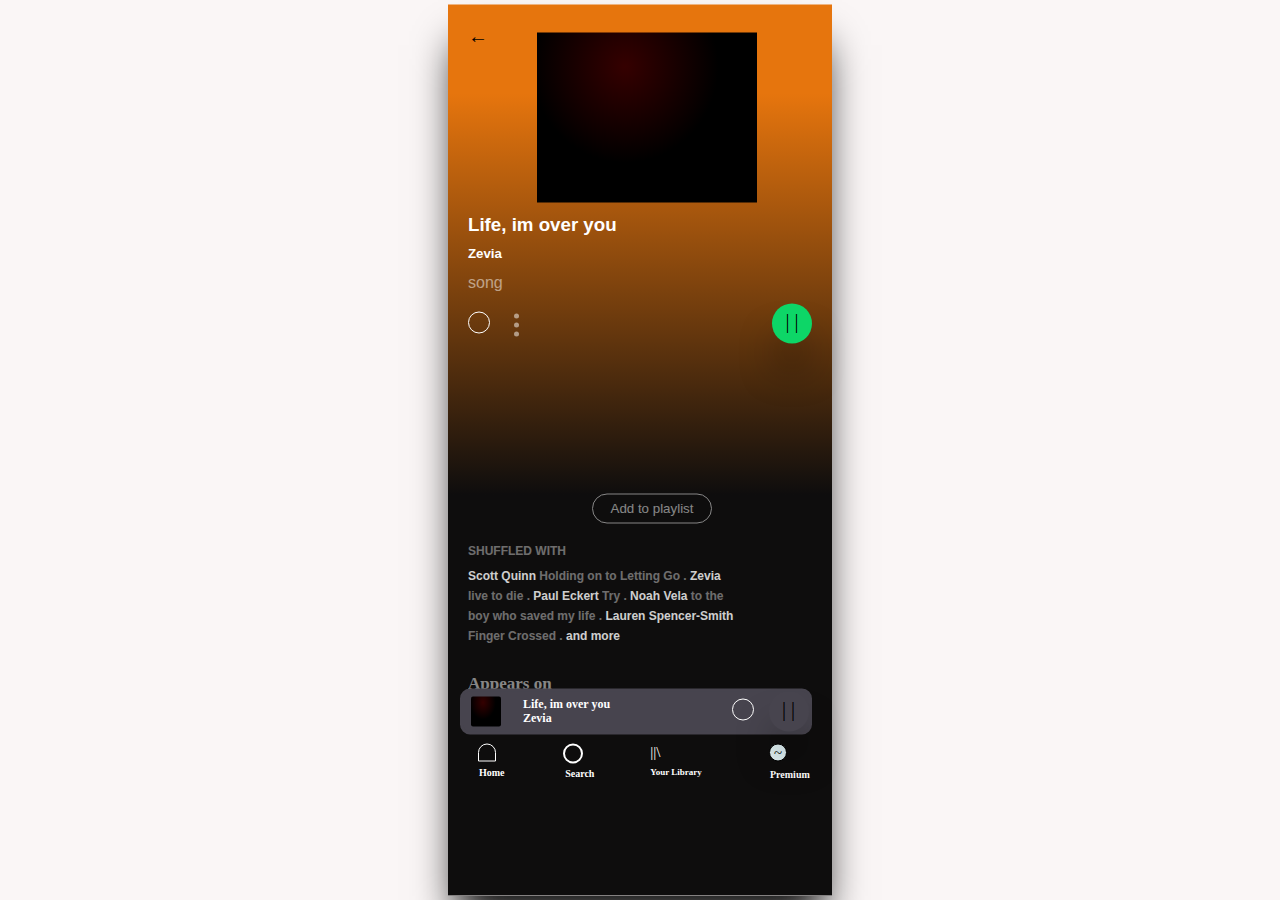
<file: index.html>
<!DOCTYPE html>
<html lang="en">
<head>
    <meta charset="UTF-8">
    <meta http-equiv="X-UA-Compatible" content="IE=edge">
    <meta name="viewport" content="width=device-width, initial-scale=1.0">
    <title>Document</title>
    <link rel="stylesheet" href="index.css">
</head>
<body>
    <div class="container">
   <header>
       <i>&leftarrow;</i>
  <div class="image"></div>

  <div class="img-txt">
  <h3>Life, im over you</h3>
  <h5>Zevia</h5>
  <p>song</p>
  </div>

  <div class="img-font">
<nav></nav>
<ul>
    <li></li>
    <li></li>
    <li></li>
</ul></div>
<nav class="pause">| |</nav>
  
   </header>
   <div class="playlist"><button>Add to playlist</button>

    <div class="playlist-txt">
    <h4><strong> SHUFFLED WITH</strong></h4>
    <h6>  Scott Quinn <strong> Holding on to Letting Go . </strong> Zevia <br> <strong>  live to die . </strong> Paul Eckert <strong>  Try  . </strong>Noah Vela <strong> to the <br> boy who saved my life . </strong>Lauren Spencer-Smith <br> <strong>Finger Crossed . </strong>and more</h6>
    </div>

    <h2><strong>Appears on</strong></h2>
   </div>

   <div class="playing-song">
   <div class="song image" ></div>
   <h4 style="margin-top: -30px; 
   font-size:12px;
   margin-left: 60px;">Life, im over you</h4>
   <h6 style="margin-top: -16px; margin-left: 60px;">Zevia</h6> 
   <div class="song-font" style="float: right;">
       
    <nav style="margin-top: -55px; margin-right: 55px;"></nav><nav class="pause" style="margin-top: -29px; background: transparent;">| |</nav>

   </div>
</div>
   <footer>
      <span class="home"><h1>Home</h1></span>
      <span class="search"><h1>Search</h1></span>

      <span class="library">||\<h1>Your Library</h1></span>
      <span class="premium">~<h1>Premium</h1></span>
   </footer>
   </div>

</body>
</html>
</file>
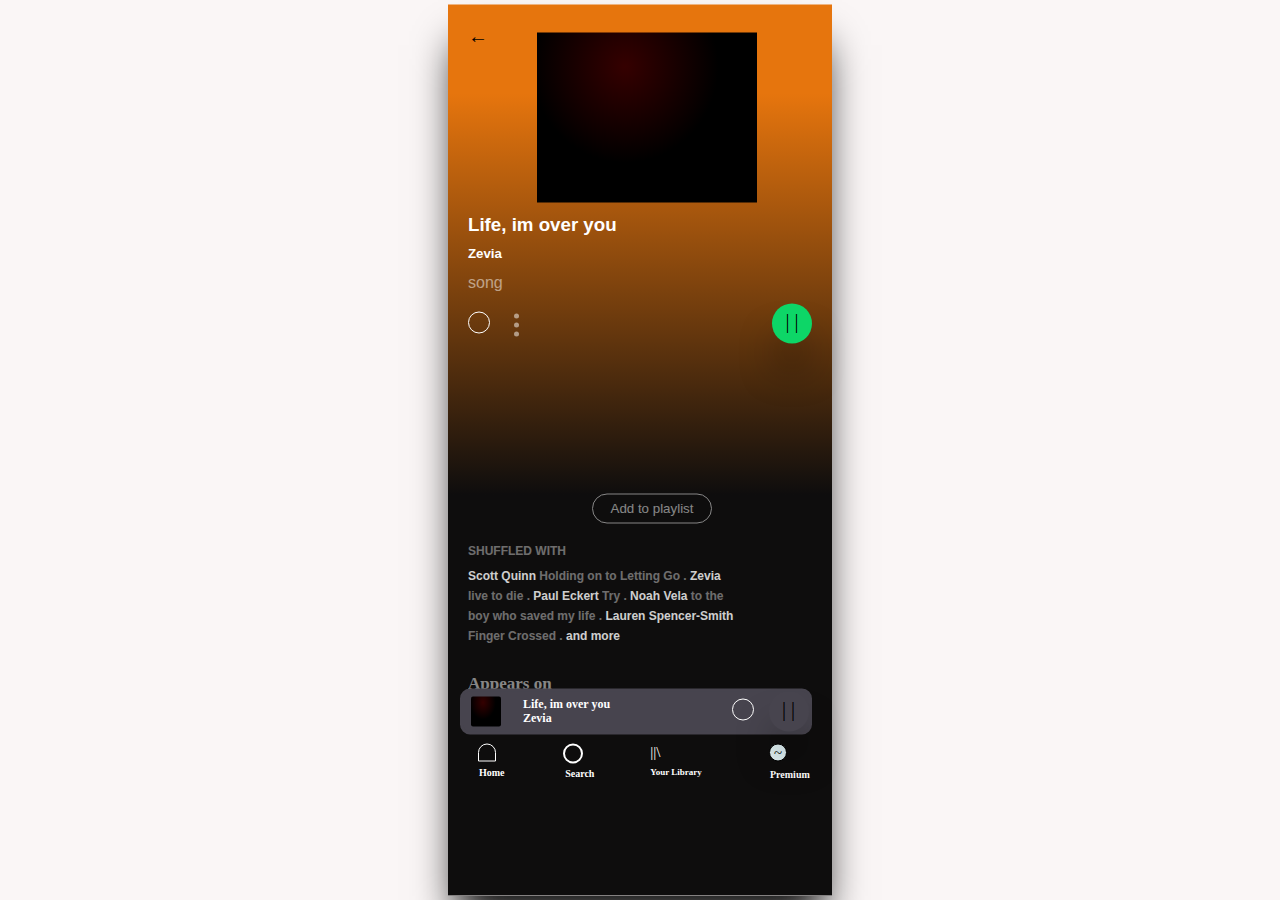
<file: test.html>
<!DOCTYPE html>
<html lang="en">
<head>
    <meta charset="UTF-8">
    <meta http-equiv="X-UA-Compatible" content="IE=edge">
    <meta name="viewport" content="width=device-width, initial-scale=1.0">
    <title>Document</title>
    <link rel="stylesheet" href="test.css">
</head>
<body>
    <div class="container">
   <header>
       <i>&leftarrow;</i>
  <div class="image"></div>

  <div class="img-txt">
  <h3>Life, im over you</h3>
  <h5>Zevia</h5>
  <p>song</p>
  </div>

  <div class="img-font">
<nav></nav>
<ul>
    <li></li>
    <li></li>
    <li></li>
</ul></div>
<nav class="pause">| |</nav>
  
   </header>
   <div class="playlist"><button>Add to playlist</button>

    <div class="playlist-txt">
    <h4><strong> SHUFFLED WITH</strong></h4>
    <h6>  Scott Quinn <strong> Holding on to Letting Go . </strong> Zevia <br> <strong>  live to die . </strong> Paul Eckert <strong>  Try  . </strong>Noah Vela <strong> to the <br> boy who saved my life . </strong>Lauren Spencer-Smith <br> <strong>Finger Crossed . </strong>and more</h6>
    </div>

    <h2><strong>Appears on</strong></h2>
   </div>

   <div class="playing-song">
   <div class="song image" ></div>
   <h4 style="margin-top: -30px; 
   font-size:12px;
   margin-left: 60px;">Life, im over you</h4>
   <h6 style="margin-top: -16px; margin-left: 60px;">Zevia</h6> 
   <div class="song-font" style="float: right;">
       
    <nav style="margin-top: -55px; margin-right: 55px;"></nav><nav class="pause" style="margin-top: -29px; background: transparent;">| |</nav>

   </div>
</div>
   <footer>
      <span class="home"><h1>Home</h1></span>
      <span class="search"><h1>Search</h1></span>

      <span class="library">||\<h1>Your Library</h1></span>
      <span class="premium">~<h1>Premium</h1></span>
   </footer>
   </div>

</body>
</html>
</file>
<file: index.css>
body{ 
background:rgb(250, 246, 246);
overflow-y: hidden;}
i{
font-size: 20px;
cursor:pointer;
color:black;
border-color: white;}
i:hover{color: white;}
.container{position: absolute;

top: 50%;
left: 50%;
transform: translate(-50%, -50%);

height: 99%;
width: 30%;
background: linear-gradient(to bottom, rgb(230, 117, 13) 10%, rgb(14, 13, 13) 55%);
box-shadow:rgb(0, 0, 0) 0px 30px 40px -10px;
color: white;}

header{height: 50%;
margin: 20px;
}
.image{background: radial-gradient(at 40% 20%, rgb(53, 0, 0) 0, black 50%);

height: 170px;
width: 220px;
margin-left: 20%;
margin-top: -15px;}

.img-txt{line-height: 7px;
margin-top: -1px;
font-weight: lighter;
font-family: 'Segoe UI', Tahoma, Geneva, Verdana, sans-serif;}
p{opacity:0.5;}
nav{border: solid;
width: 20px;
height: 20px;
border-radius: 100%;
border-width: 1px;
margin-top: 10px;
}

ul{line-height: 9px;
list-style-type:disc;
opacity: 0.5;
margin-top: 9px;}

.pause{width: 40px;
height: 40px;
background-color: rgb(13, 214, 103);
text-align: center;float:right;
line-height: 35px;
font-weight:500;
font-size: 20px;
border: none;
color: black;
box-shadow:rgb(0, 0, 0) 0px 30px 40px -10px;
margin-top: -50px;}
.pause:hover{background:rgb(53, 0, 0);}

.img-font{display: flex;
}

button{width: 120px;
height: 30px;
background: transparent;
border: solid;
border-radius: 20px;
border-width:0.5px;
border-color: white;
color: white;
transform: translate(120%, 10%); opacity: 0.5;}
button:hover{background:rgb(53, 0, 0);}

.playlist-txt{font-family:'Trebuchet MS', 'Lucida Sans Unicode', 'Lucida Grande', 'Lucida Sans', Arial, sans-serif;
    line-height: 20px;
margin: 20px;
font-size: 12px;
opacity: 0.8;}

strong{opacity:0.5;}
h6{margin-top: -10px;
    font-size: 12px;}
h2{font-size: 17px;
margin-left: 20px;}
.song{width: 30px;
height: 30px;
border-radius: 2px;
margin-top: 5px;
margin-left: 8px;}
.playing-song{background-color: rgb(71, 68, 78);
     height: 40px;
    margin-left: 12px;
    margin-top: -20px;
    width:90%;
border: solid;
border-color: rgb(71, 68, 78);border-radius: 10px;
position: absolute;}
footer{margin: 30px;
    margin-top: 50px;
    font-size: 5px;
display: flex;
justify-content: space-between;}
.premium{border: solid;
    width: 16px;
    height: 16px;
    border-radius: 100%;
    border-width: 1px;
    font-size: 15px;
    text-align: center;
    margin-right: 15px;
    color: black;
    background-color: rgb(225, 242, 245);
    }
    .premium h1{padding-top: -1px;
        color:white;
        font-size: 10px;}

    .library{font-size: 15px; }
    .library h1{font-size: 9px;}
    .search{border: solid;
        width: 16px;
        height: 16px;
        border-radius: 100%;
        border-width: 2px;
        }
        .search h1{padding-top: 15px;}

        .home{border: solid;
            width: 16px;
            height: 16px;
           border-top-left-radius: 20px;
           border-top-right-radius: 20px;
           border-bottom-left-radius: 0px;
           border-bottom-left-radius: 0px;
            border-width: 1px;
            }
            .home h1{padding-top: 15px;}
</file>
<file: test.css>
body{ 
background:rgb(250, 246, 246);
overflow-y: hidden;}
i{
font-size: 20px;
cursor:pointer;
color:black;
border-color: white;}
i:hover{color: white;}
.container{position: absolute;

top: 50%;
left: 50%;
transform: translate(-50%, -50%);

height: 99%;
width: 30%;
background: linear-gradient(to bottom, rgb(230, 117, 13) 10%, rgb(14, 13, 13) 55%);
box-shadow:rgb(0, 0, 0) 0px 30px 40px -10px;
color: white;}

header{height: 50%;
margin: 20px;
}
.image{background: radial-gradient(at 40% 20%, rgb(53, 0, 0) 0, black 50%);

height: 170px;
width: 220px;
margin-left: 20%;
margin-top: -15px;}

.img-txt{line-height: 7px;
margin-top: -1px;
font-weight: lighter;
font-family: 'Segoe UI', Tahoma, Geneva, Verdana, sans-serif;}
p{opacity:0.5;}
nav{border: solid;
width: 20px;
height: 20px;
border-radius: 100%;
border-width: 1px;
margin-top: 10px;
}

ul{line-height: 9px;
list-style-type:disc;
opacity: 0.5;
margin-top: 9px;}

.pause{width: 40px;
height: 40px;
background-color: rgb(13, 214, 103);
text-align: center;float:right;
line-height: 35px;
font-weight:500;
font-size: 20px;
border: none;
color: black;
box-shadow:rgb(0, 0, 0) 0px 30px 40px -10px;
margin-top: -50px;}
.pause:hover{background:rgb(53, 0, 0);}

.img-font{display: flex;
}

button{width: 120px;
height: 30px;
background: transparent;
border: solid;
border-radius: 20px;
border-width:0.5px;
border-color: white;
color: white;
transform: translate(120%, 10%); opacity: 0.5;}
button:hover{background:rgb(53, 0, 0);}

.playlist-txt{font-family:'Trebuchet MS', 'Lucida Sans Unicode', 'Lucida Grande', 'Lucida Sans', Arial, sans-serif;
    line-height: 20px;
margin: 20px;
font-size: 12px;
opacity: 0.8;}

strong{opacity:0.5;}
h6{margin-top: -10px;
    font-size: 12px;}
h2{font-size: 17px;
margin-left: 20px;}
.song{width: 30px;
height: 30px;
border-radius: 2px;
margin-top: 5px;
margin-left: 8px;}
.playing-song{background-color: rgb(71, 68, 78);
     height: 40px;
    margin-left: 12px;
    margin-top: -20px;
    width:90%;
border: solid;
border-color: rgb(71, 68, 78);border-radius: 10px;
position: absolute;}
footer{margin: 30px;
    margin-top: 50px;
    font-size: 5px;
display: flex;
justify-content: space-between;}
.premium{border: solid;
    width: 16px;
    height: 16px;
    border-radius: 100%;
    border-width: 1px;
    font-size: 15px;
    text-align: center;
    margin-right: 15px;
    color: black;
    background-color: rgb(225, 242, 245);
    }
    .premium h1{padding-top: -1px;
        color:white;
        font-size: 10px;}

    .library{font-size: 15px; }
    .library h1{font-size: 9px;}
    .search{border: solid;
        width: 16px;
        height: 16px;
        border-radius: 100%;
        border-width: 2px;
        }
        .search h1{padding-top: 15px;}

        .home{border: solid;
            width: 16px;
            height: 16px;
           border-top-left-radius: 20px;
           border-top-right-radius: 20px;
           border-bottom-left-radius: 0px;
           border-bottom-left-radius: 0px;
            border-width: 1px;
            }
            .home h1{padding-top: 15px;}
</file>
